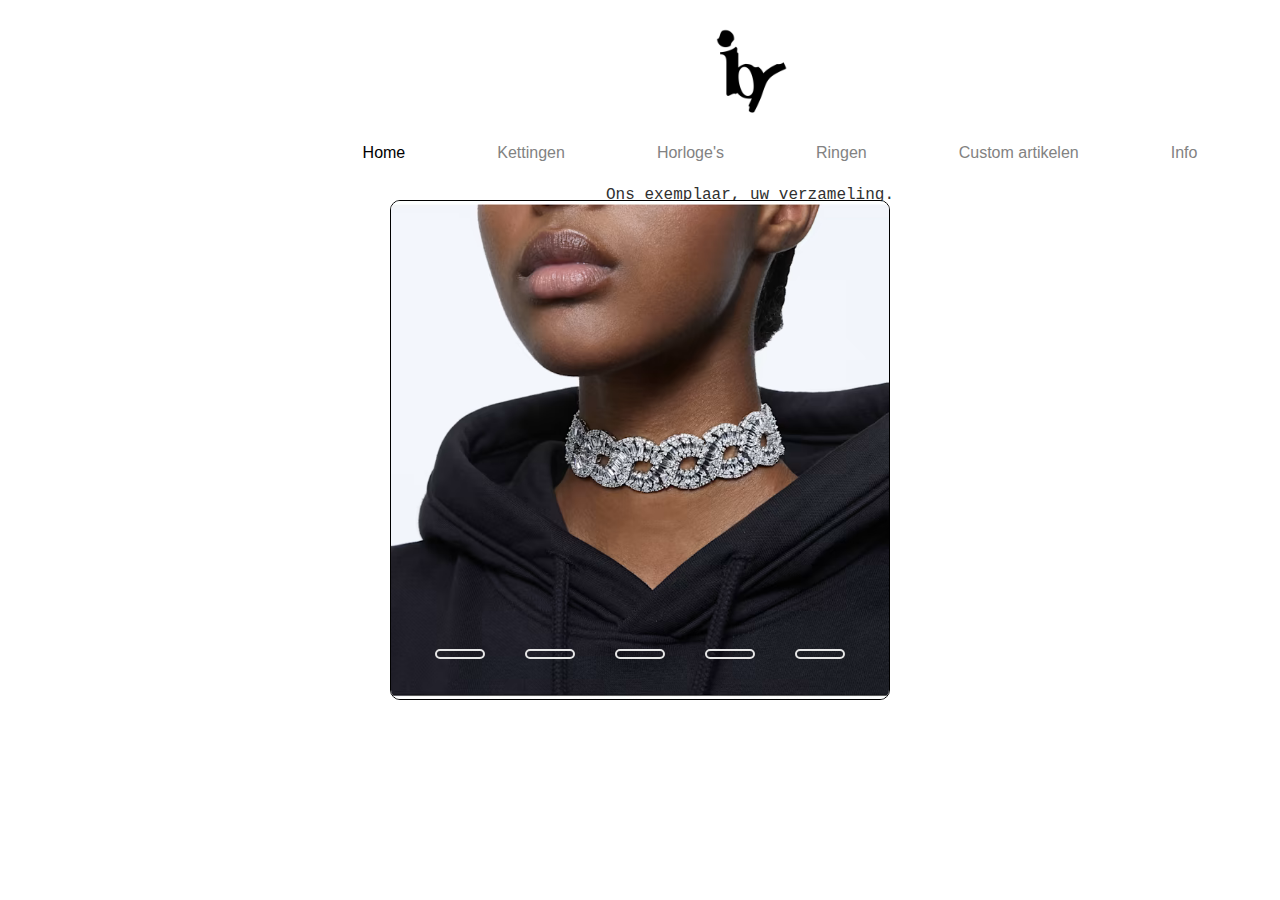
<file: index.html>
<!DOCTYPE html>

<html lang="nl">

<head>
  <link rel="stylesheet" href="style.css" />
  <title>Webshop</title>
  <meta charset="UTF-8" />
</head>

<body>
  <div class="page">

    <header>
      <div class="ibylogodiv" id="header" href="index.html"><img class="ibylogo" src="afbeeldingen/Ibylogo.jpg"></div>
    </header>

    <nav>
      <ul>
        <li><a class="active" href="index.html">Home</a></li>
        <li><a href="ketting.html">Kettingen</a></li>
        <li><a href="horloge.html">Horloge's</a></li>
        <li><a href="ring.html">Ringen</a></li>
        <li><a href="custom.html">Custom artikelen</a></li>
        <li><a href="info.html">Info</a></li>
      </ul>
    </nav>

    <main>
      <p class="begintekst">Ons exemplaar, uw verzameling.</p>

     <div class="slideshow midden">

     <div class="slides">
     <input type="radio" name="r" id="r1" checked>
     <input type="radio" name="r" id="r2">
     <input type="radio" name="r" id="r3">
     <input type="radio" name="r" id="r4">
     <input type="radio" name="r" id="r5">

         <div class="slide s1">
         <img src="afbeeldingen/ketting1.png" alt="">
         </div>
         <div class="slide">
         <img src="afbeeldingen/ketting2.png" alt="">
         </div>
         <div class="slide">
         <img src="afbeeldingen/ketting3.png" alt="">
         </div>
         <div class="slide">
         <img src="afbeeldingen/ketting4.png" alt="">
         </div>
         <div class="slide">
         <img src="afbeeldingen/ketting5.png" alt="">
         </div>
     </div>
     <div class="navigeren">
         <label for="r1" class="knopjes"></label>
         <label for="r2" class="knopjes"></label>
         <label for="r3" class="knopjes"></label>
         <label for="r4" class="knopjes"></label>
         <label for="r5" class="knopjes"></label>
     </div>
    </div>
    </main>



  </div>
</body>

</html>
</file>
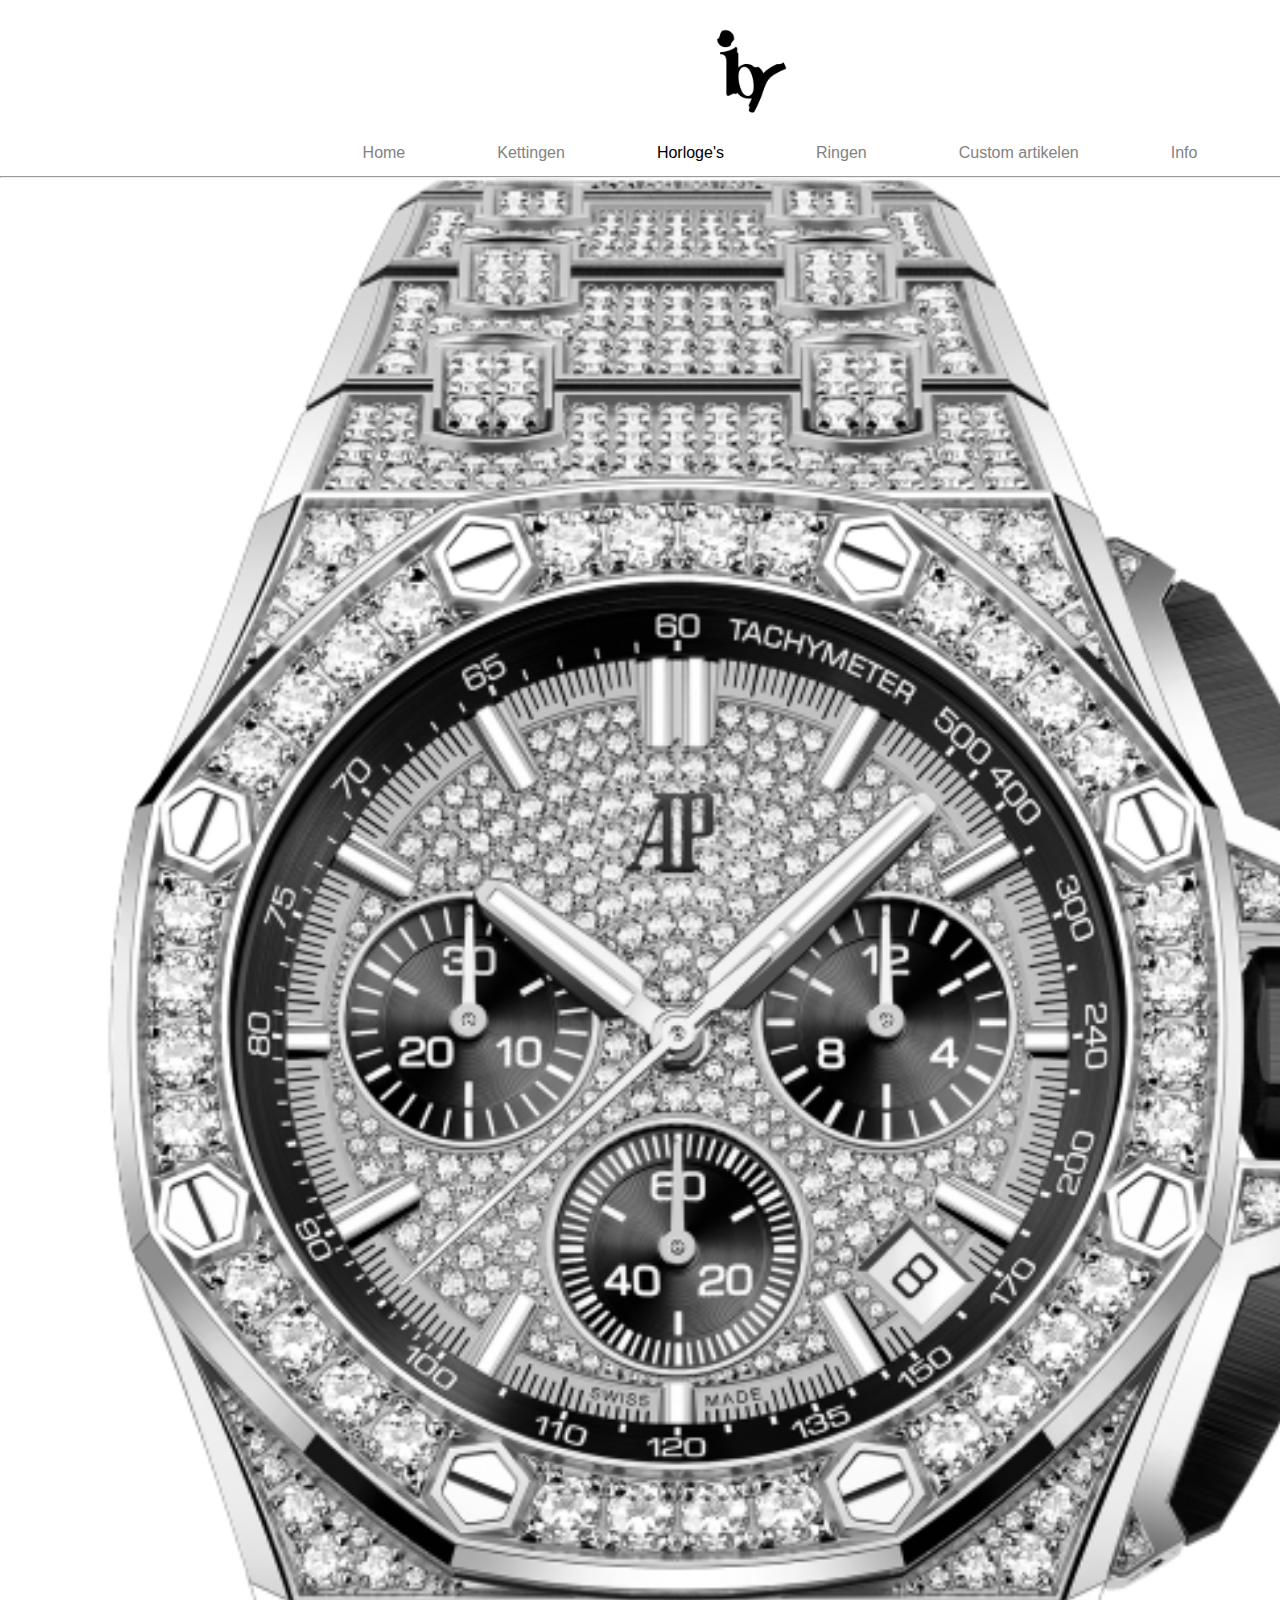
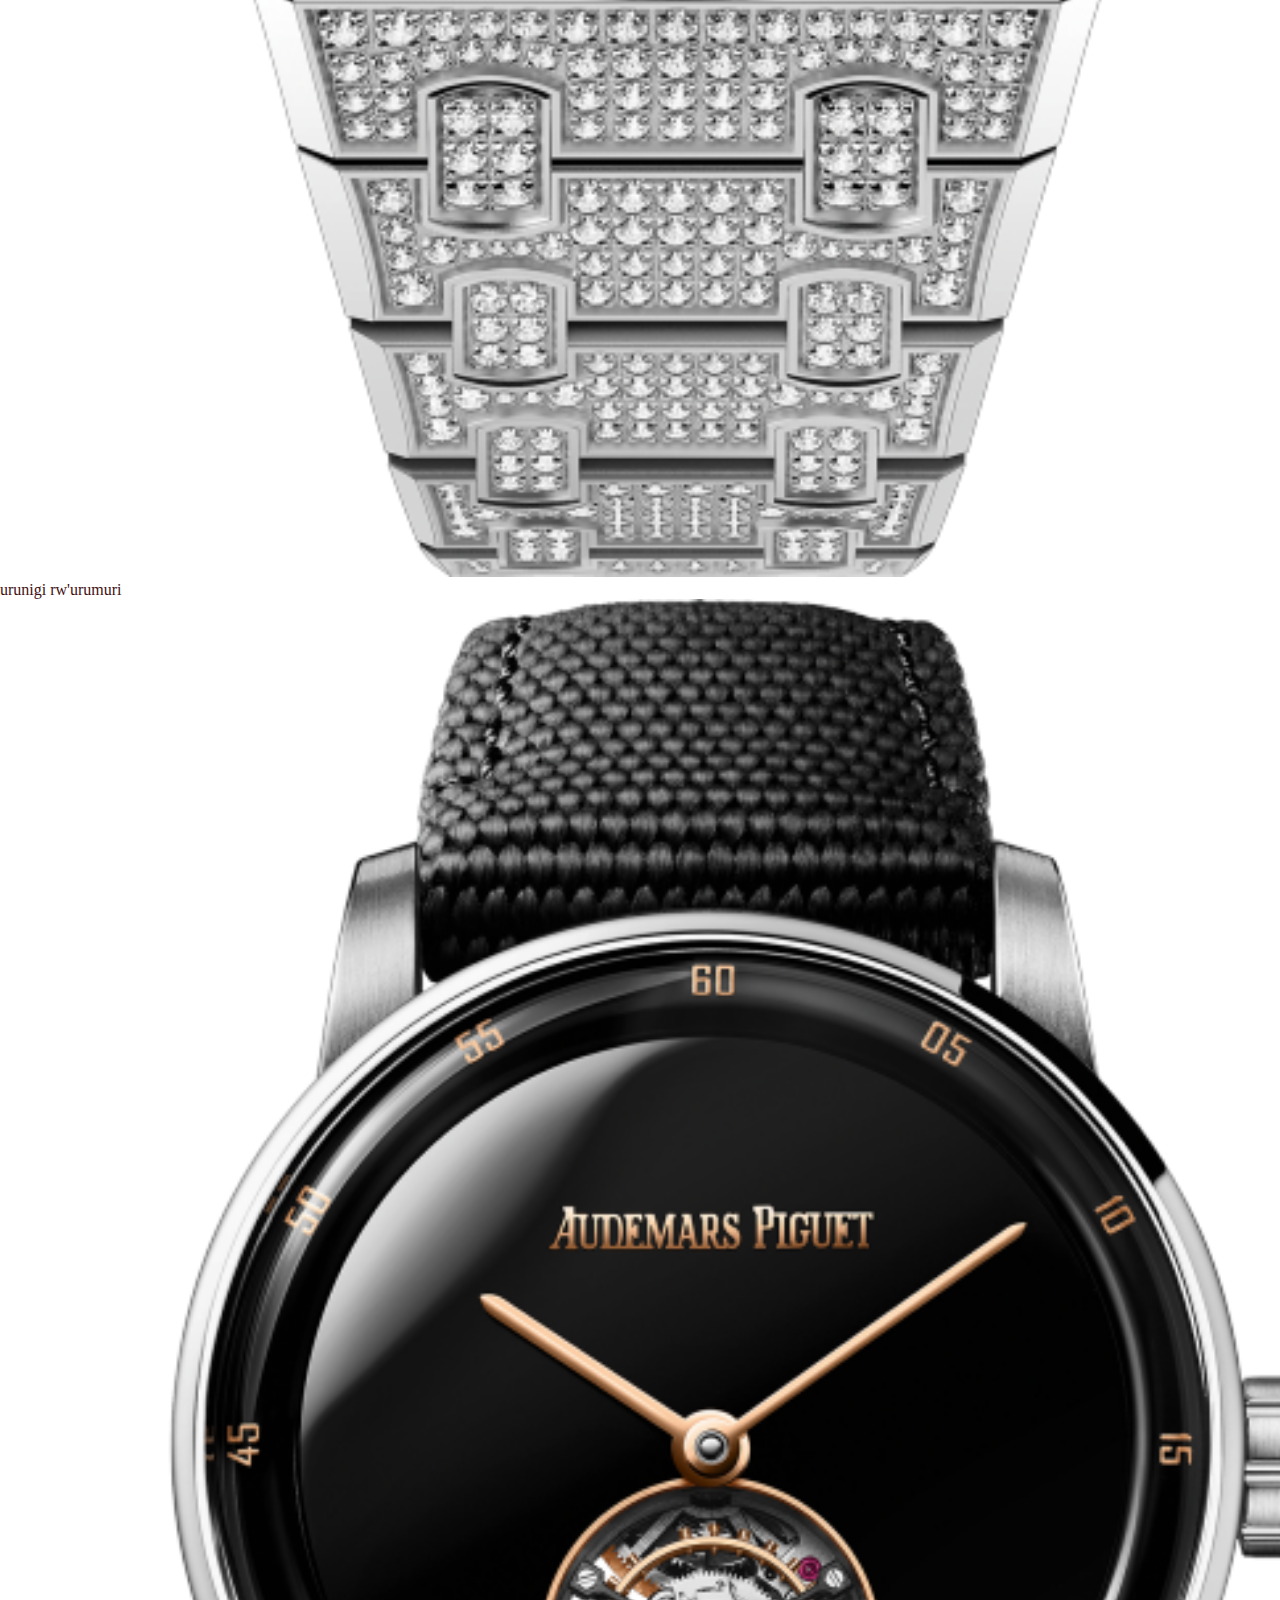
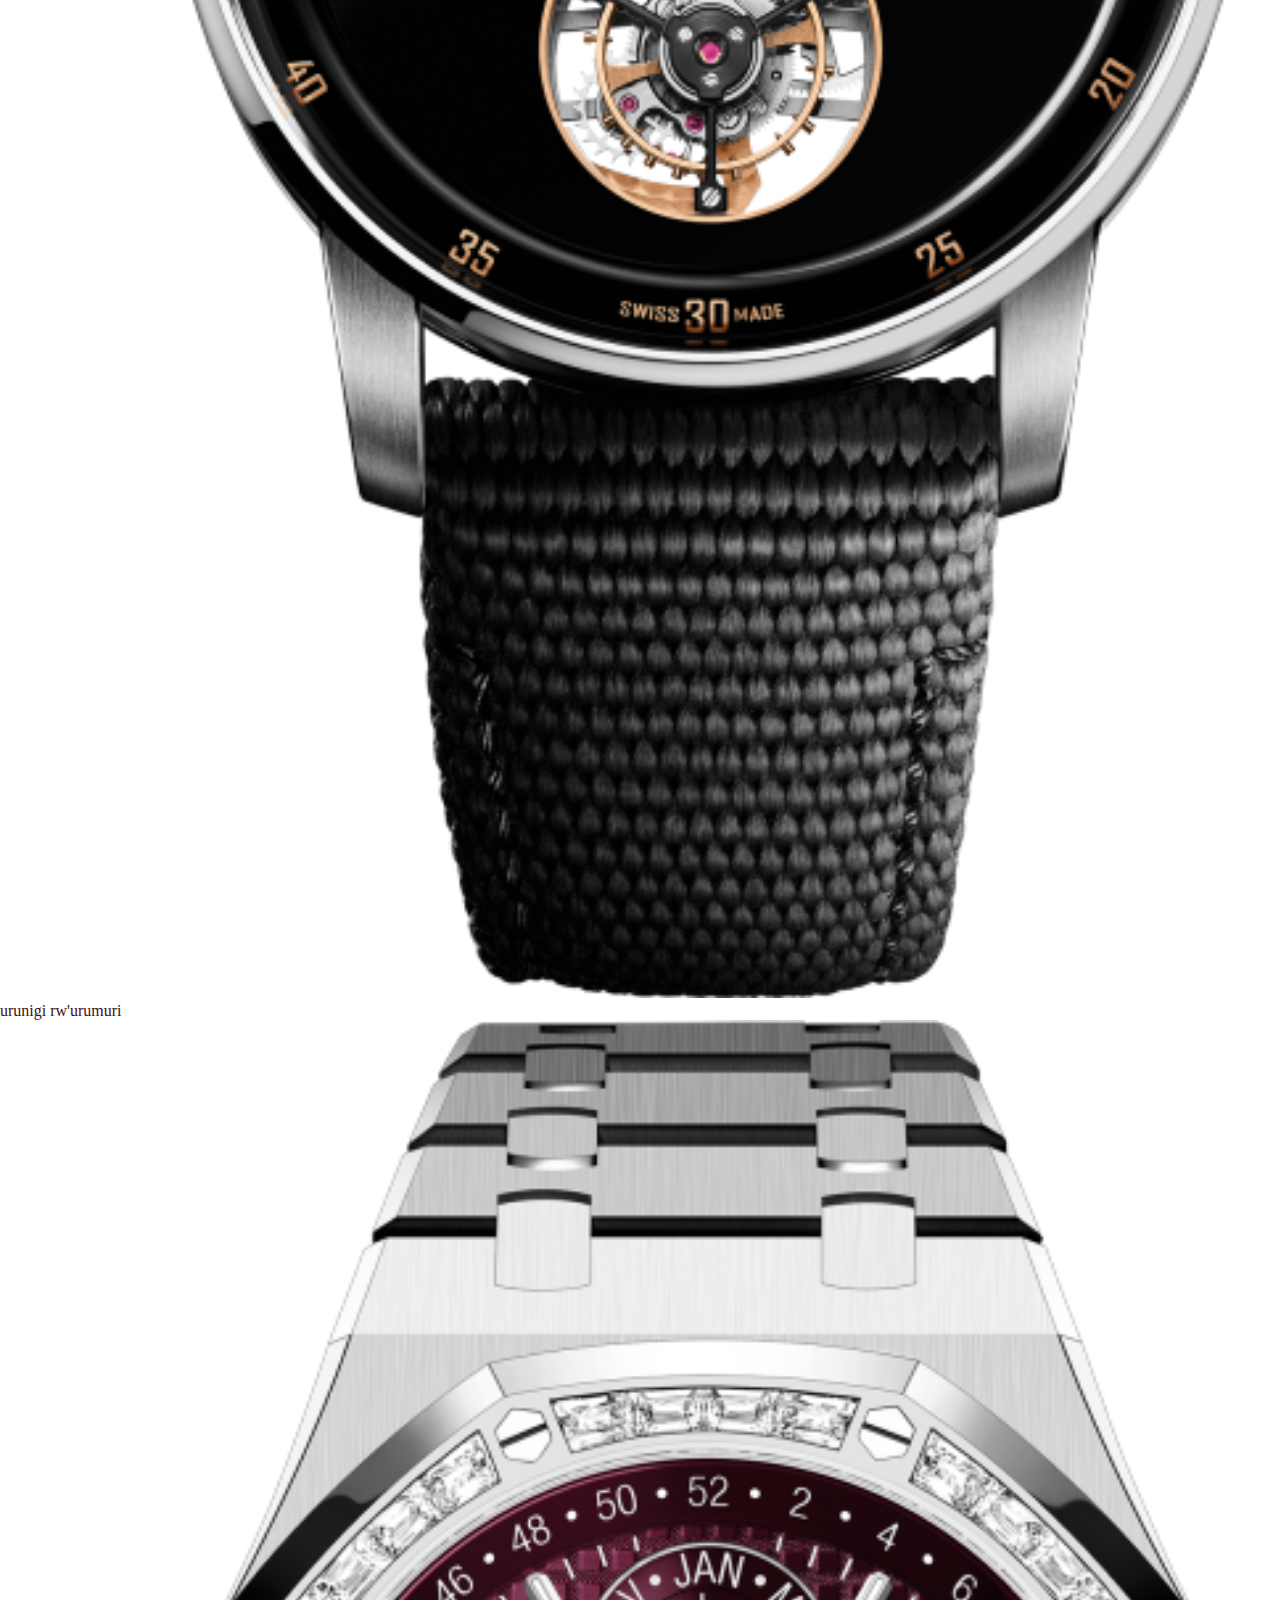
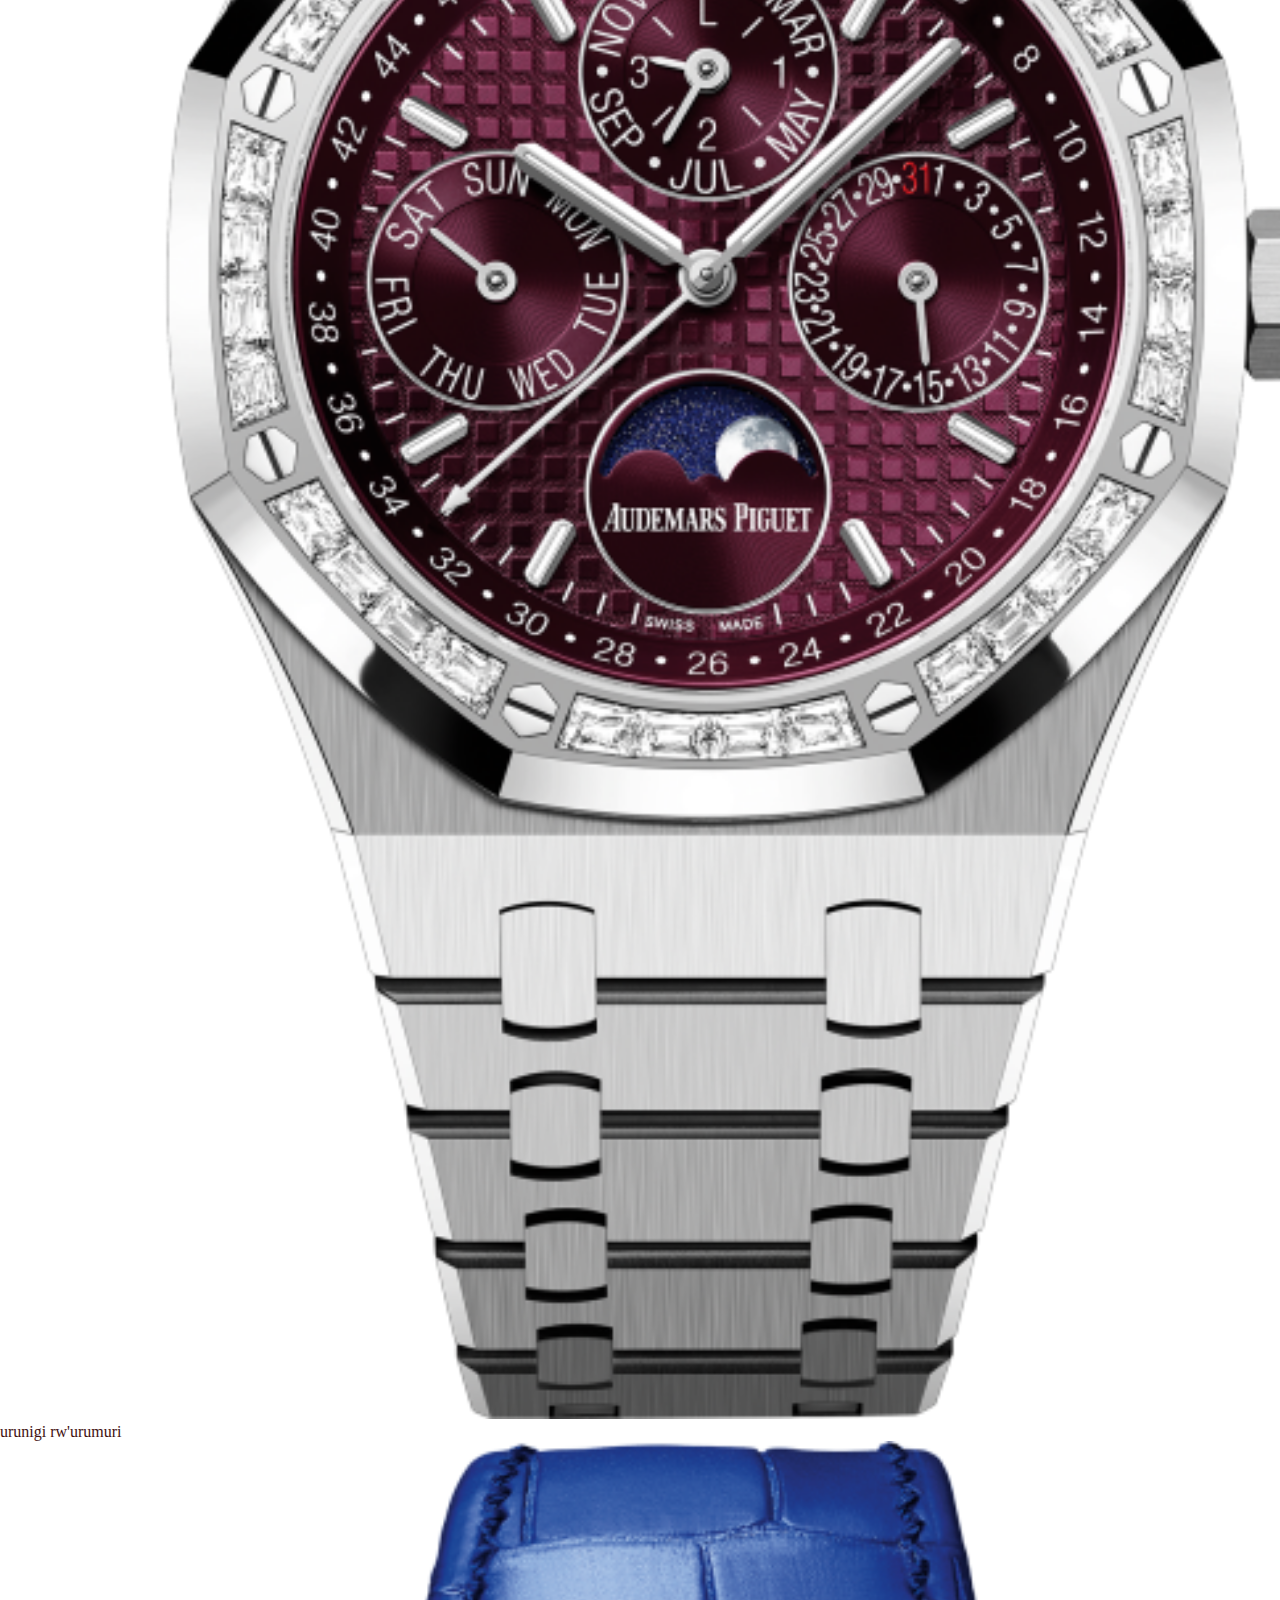
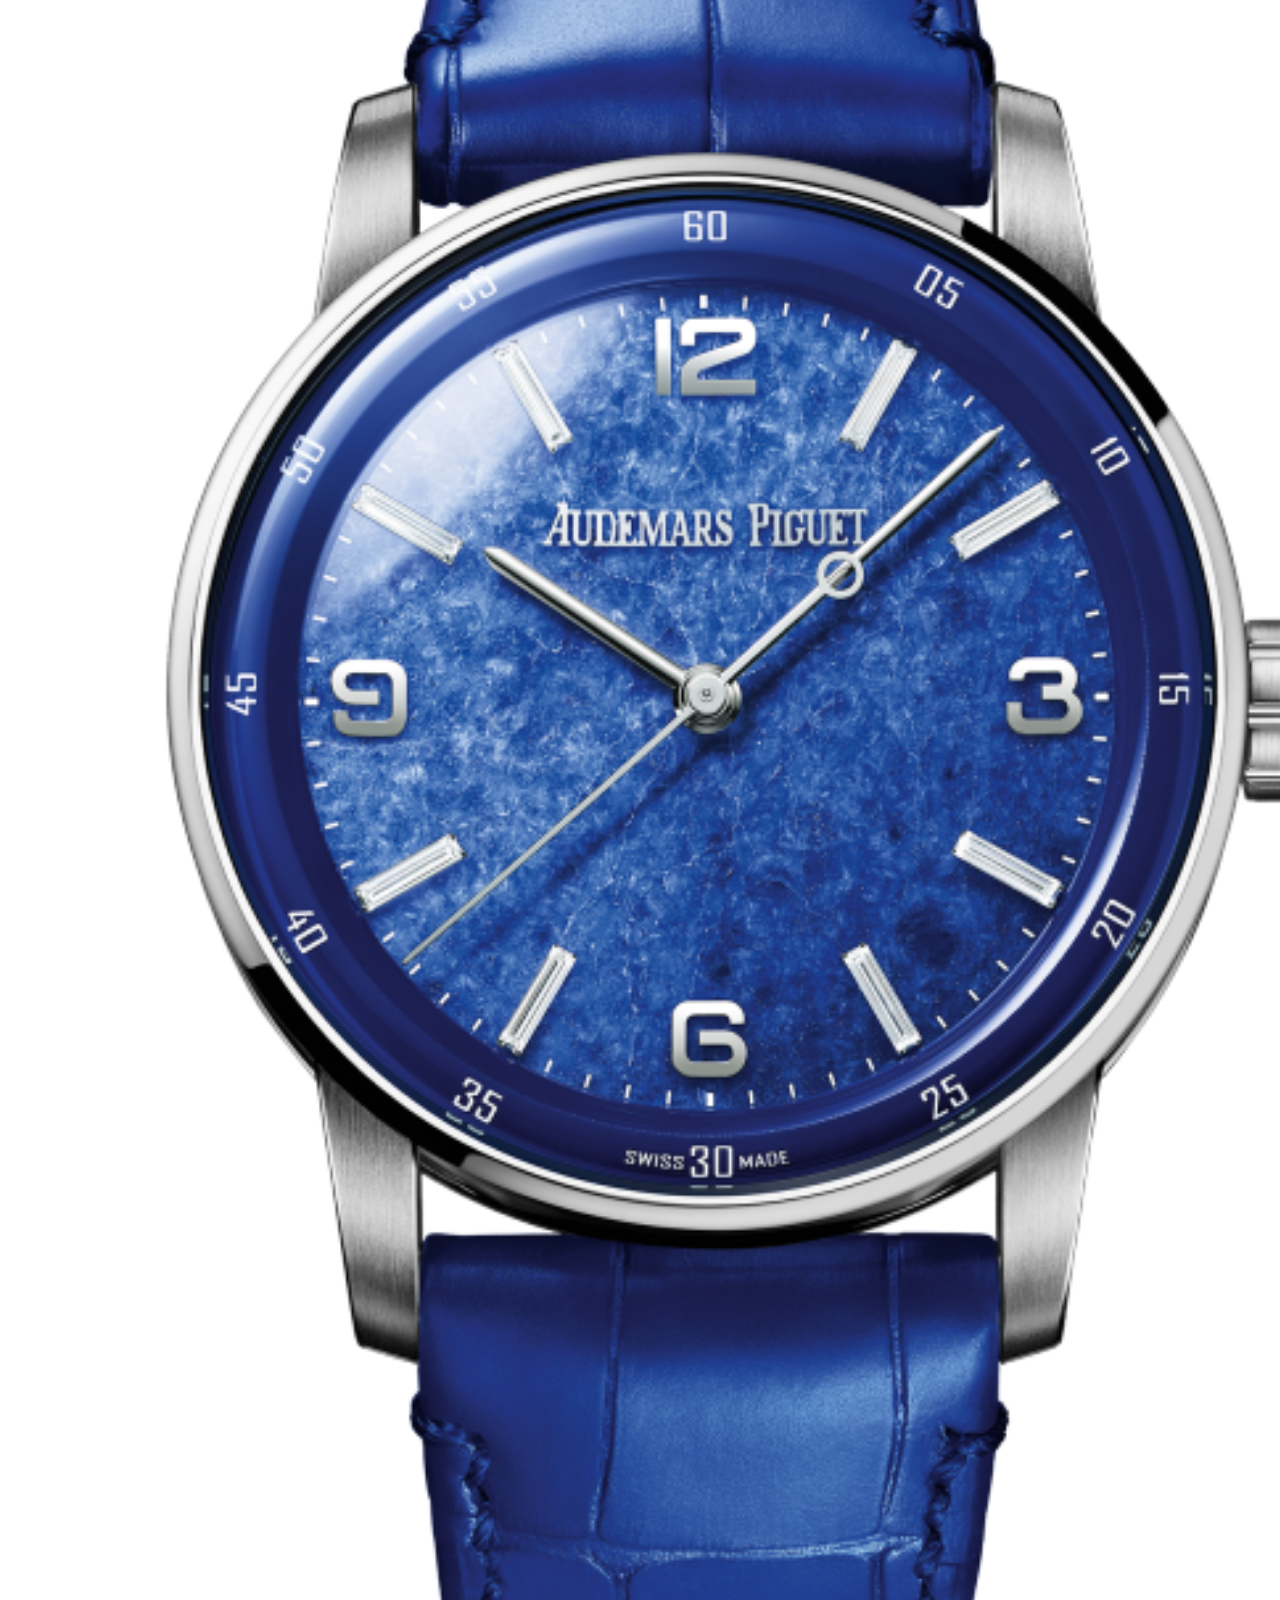
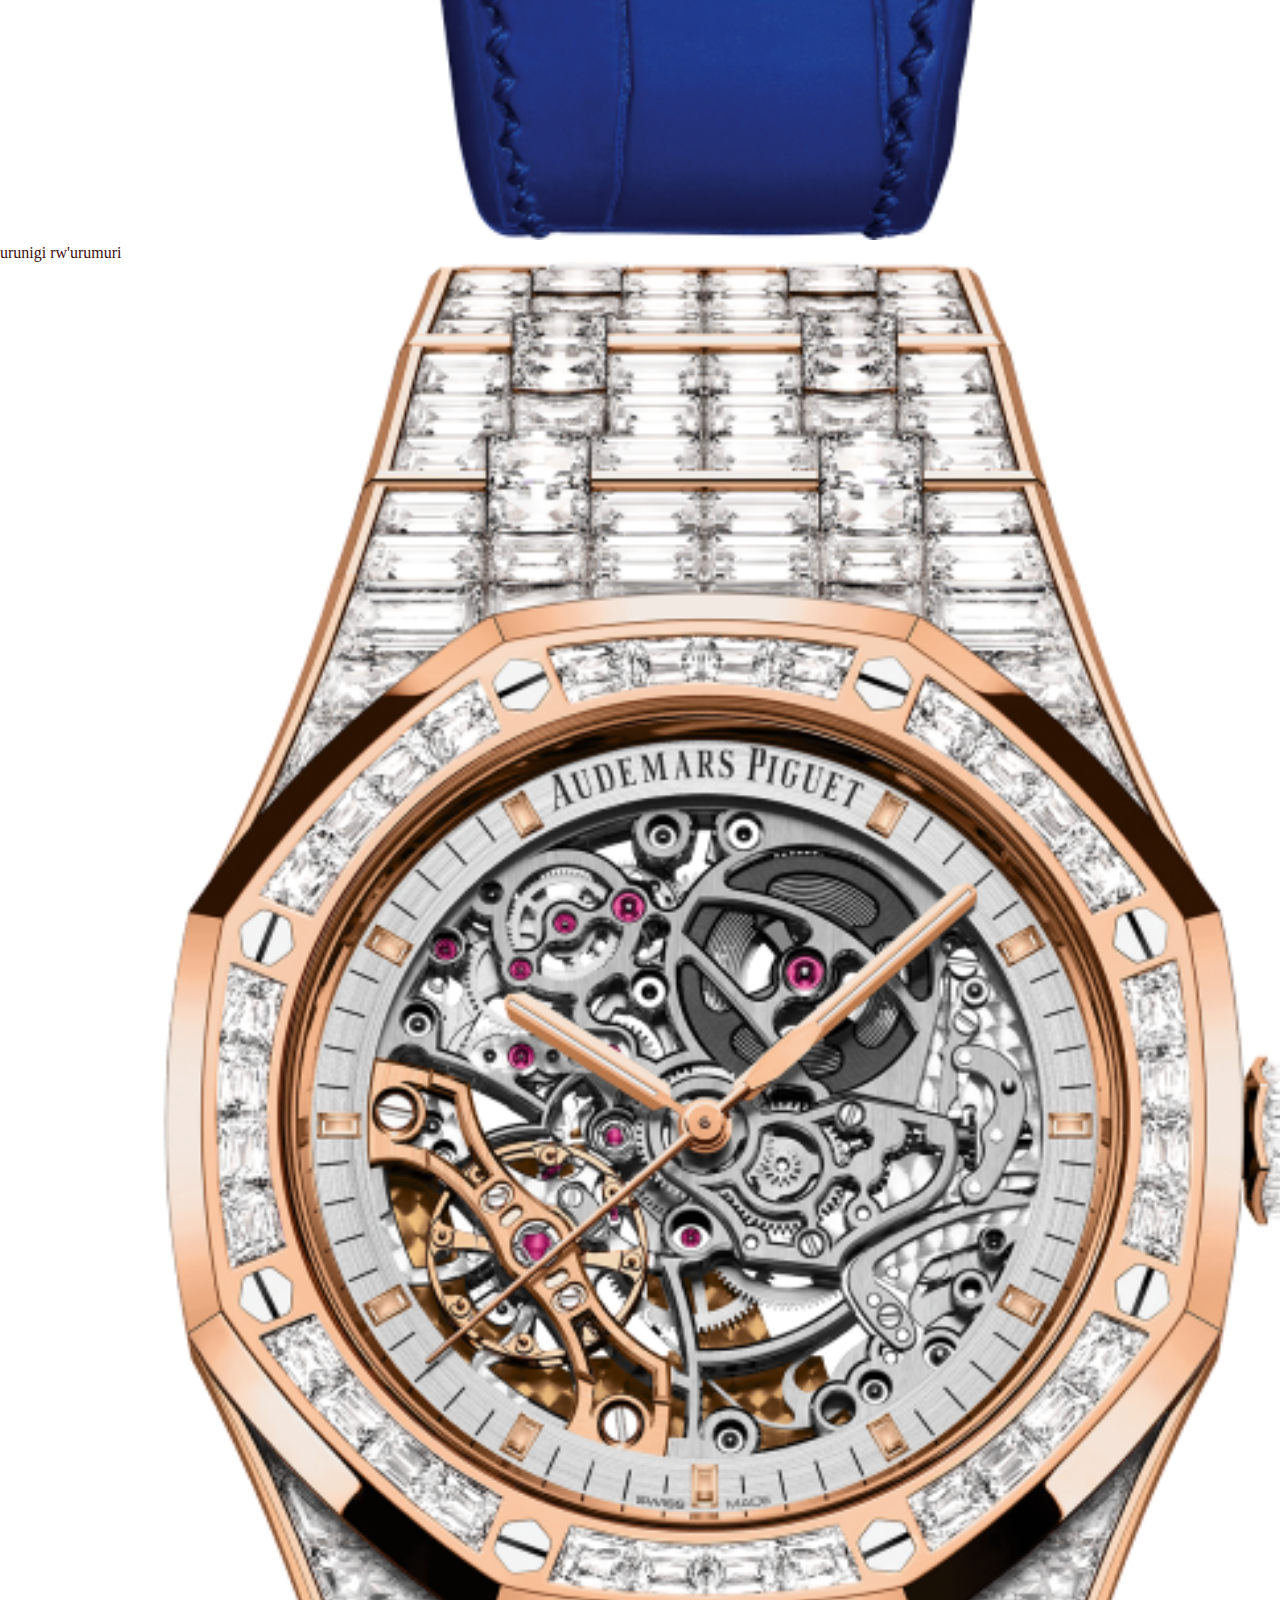
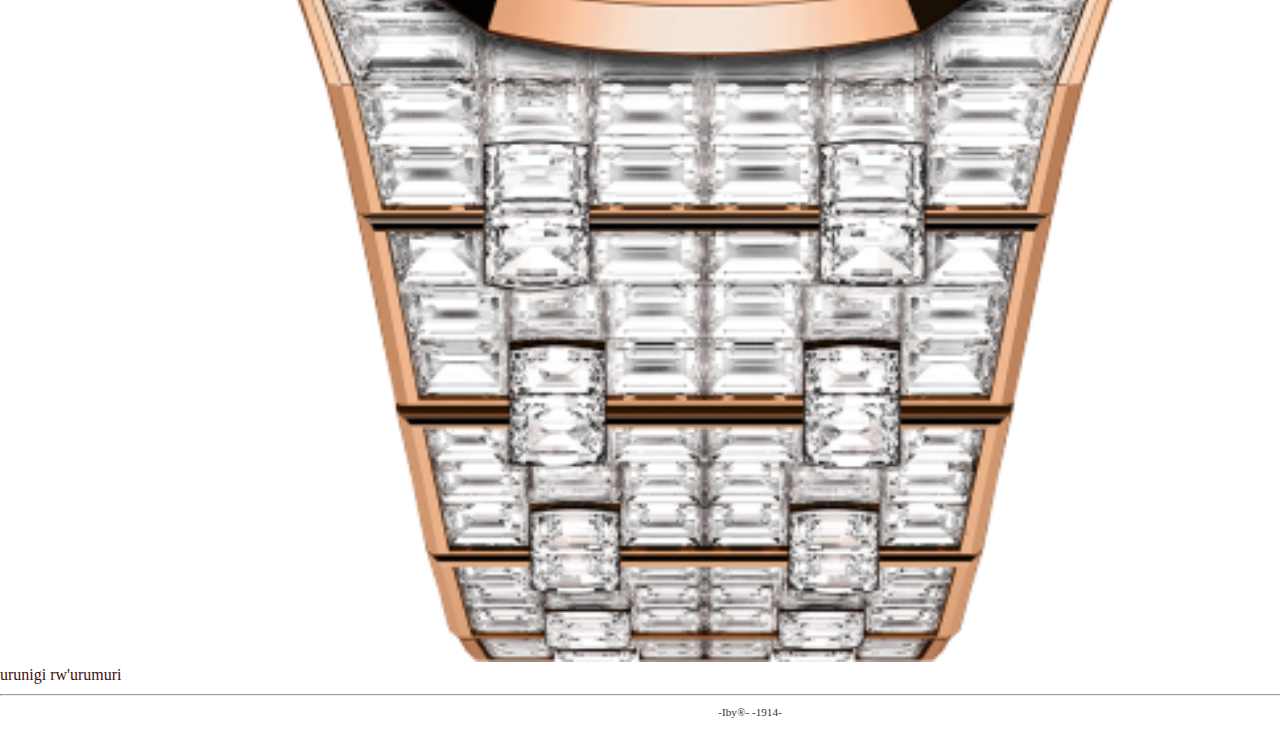
<file: horloge.html>
<!DOCTYPE html>

<html lang="nl">

<head>
  <link rel="stylesheet" href="style.css" />
  <title>Webshop</title>
  <meta charset="UTF-8" />
</head>

<body>
  <div class="page">

    <header>
      <div class="ibylogodiv" id="header" href="index.html"><img class="ibylogo" src="afbeeldingen/Ibylogo.jpg"></div>
    </header>

    <nav>
      <ul>
        <li><a href="index.html">Home</a></li>
        <li><a href="ketting.html">Kettingen</a></li>
        <li><a class="active" href="horloge.html">Horloge's</a></li>
        <li><a href="ring.html">Ringen</a></li>
        <li><a href="custom.html">Custom artikelen</a></li>
        <li><a href="info.html">Info</a></li>
      </ul>
    </nav>

    <main>
      <hr />
        <div class="foto3">
        <img src="afbeeldingen/AP1.png">
          <div class="overgang">
            <div class="foto4">
              <img src="afbeeldingen/AP1.png">
            </div>
          </div>
        <a href="urunugi1.html">urunigi rw'urumuri</a>
      </div>
        <div class="foto3">
        <img src="afbeeldingen/AP2.png">
          <div class="overgang">
            <div class="foto4">
              <img src="afbeeldingen/AP2.png">
            </div>
          </div>
        <a href="urunugi1.html">urunigi rw'urumuri</a>
      </div>
        <div class="foto3">
        <img src="afbeeldingen/AP3.png">
          <div class="overgang">
            <div class="foto4">
              <img src="afbeeldingen/AP3.png">
            </div>
          </div>
        <a href="urunugi1.html">urunigi rw'urumuri</a>
      </div>
        <div class="foto3">
        <img src="afbeeldingen/AP4.png">
          <div class="overgang">
            <div class="foto4">
              <img src="afbeeldingen/AP4.png">
            </div>
          </div>
        <a href="urunugi1.html">urunigi rw'urumuri</a>
      </div>
        <div class="foto3">
        <img src="afbeeldingen/AP5.png">
          <div class="overgang">
            <div class="foto4">
              <img src="afbeeldingen/AP5.png">
            </div>
          </div>
        <a href="urunugi1.html">urunigi rw'urumuri</a>
      </div>
    </main>

    <footer>
      <hr />
      <p class="smalltext">-Iby®- -1914-</p>
    </footer>

  </div>
</body>

</html>
</file>
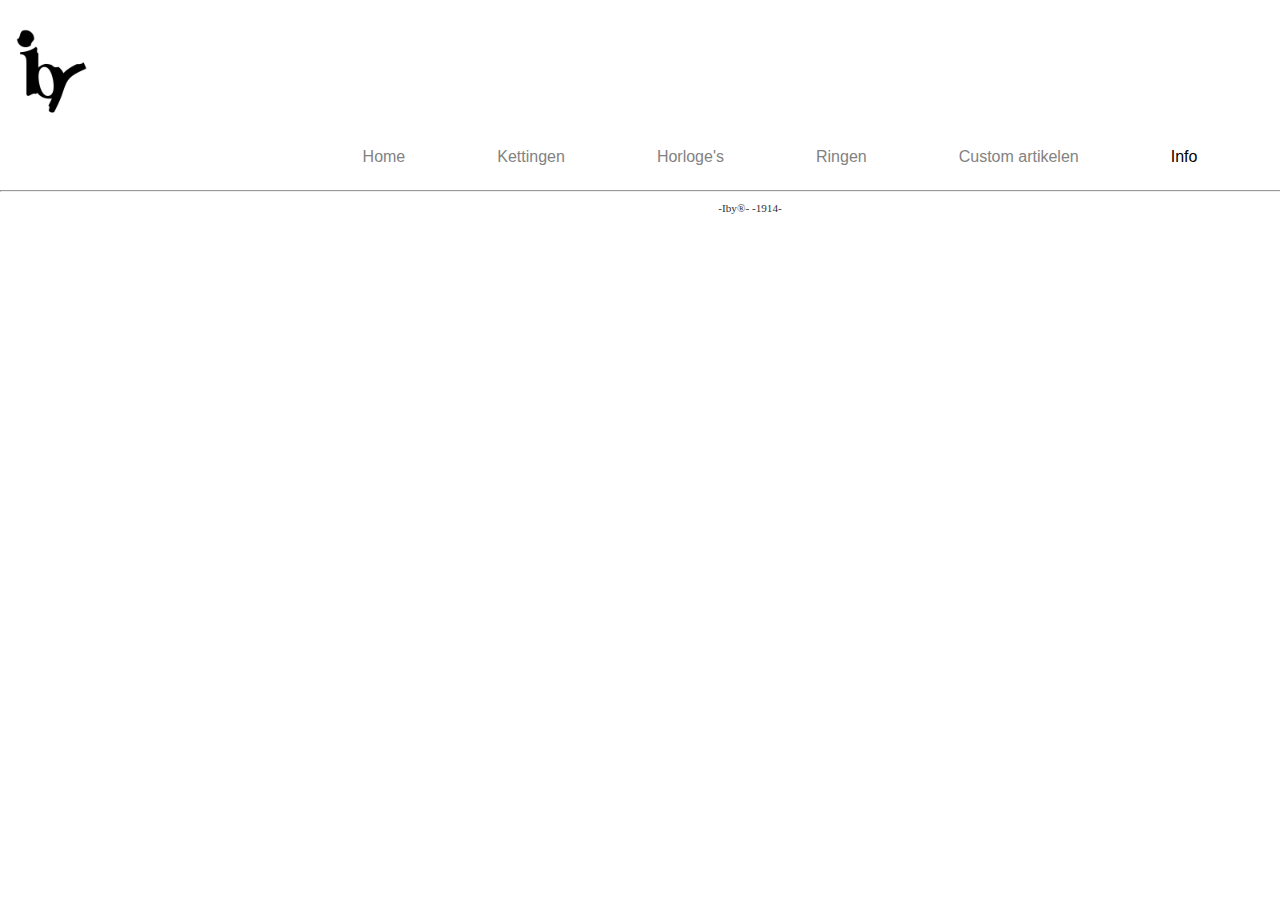
<file: info.html>
<!DOCTYPE html>

<html lang="nl">

<head>
  <link rel="stylesheet" href="style.css" />
  <title>Webshop</title>
  <meta charset="UTF-8" />
</head>

<body>
  <div class="page">

    <header>
      <a href="index.html"><img class="ibylogo" src="afbeeldingen/Ibylogo.jpg"></a>
    </header>

    <nav>
      <ul>
        <li><a href="index.html">Home</a></li>
        <li><a href="ketting.html">Kettingen</a></li>
        <li><a href="horloge.html">Horloge's</a></li>
        <li><a href="ring.html">Ringen</a></li>
        <li><a href="custom.html">Custom artikelen</a></li>
        <li><a class="active" href="info.html">Info</a></li>
      </ul>
    </nav>

    <main>

    </main>

    <footer>
      <hr />
      <p class="smalltext">-Iby®- -1914-</p>
    </footer>

  </div>
</body>

</html>
</file>
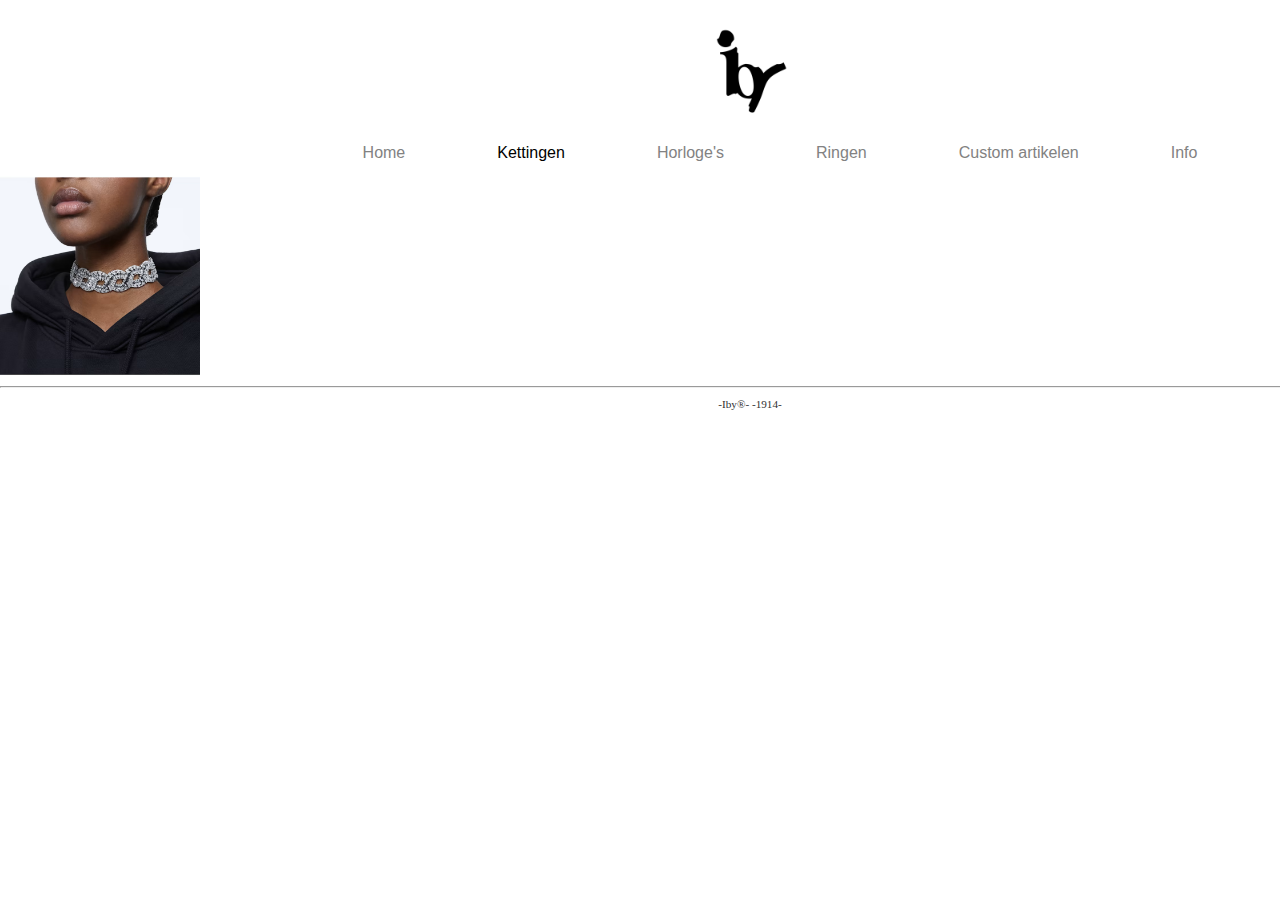
<file: ketting.html>
<!DOCTYPE html>

<html lang="nl">

<head>
  <link rel="stylesheet" href="style.css" />
  <title>Webshop</title>
  <meta charset="UTF-8" />
</head>

<body>
  <div class="page">

    <header>
      <div class="ibylogodiv" id="header" href="index.html"><img class="ibylogo" src="afbeeldingen/Ibylogo.jpg"></div>
    </header>

    <nav>
      <ul>
        <li><a href="index.html">Home</a></li>
        <li><a class="active" href="ketting.html">Kettingen</a></li>
        <li><a href="horloge.html">Horloge's</a></li>
        <li><a href="ring.html">Ringen</a></li>
        <li><a href="custom.html">Custom artikelen</a></li>
        <li><a href="info.html">Info</a></li>
      </ul>
    </nav>

    <main>
       <table>
       <div class="foto1">
           <img src="afbeeldingen/ketting1.png">
           <div class="overgang">
               <div class="foto2"><img src="afbeeldingen/hketting1.png"></div>
           </div>
       </div>
       </table>
    </main>

    <footer>
      <hr />
      <p class="smalltext">-Iby®- -1914-</p>
    </footer>

  </div>
</body>

</html>
</file>
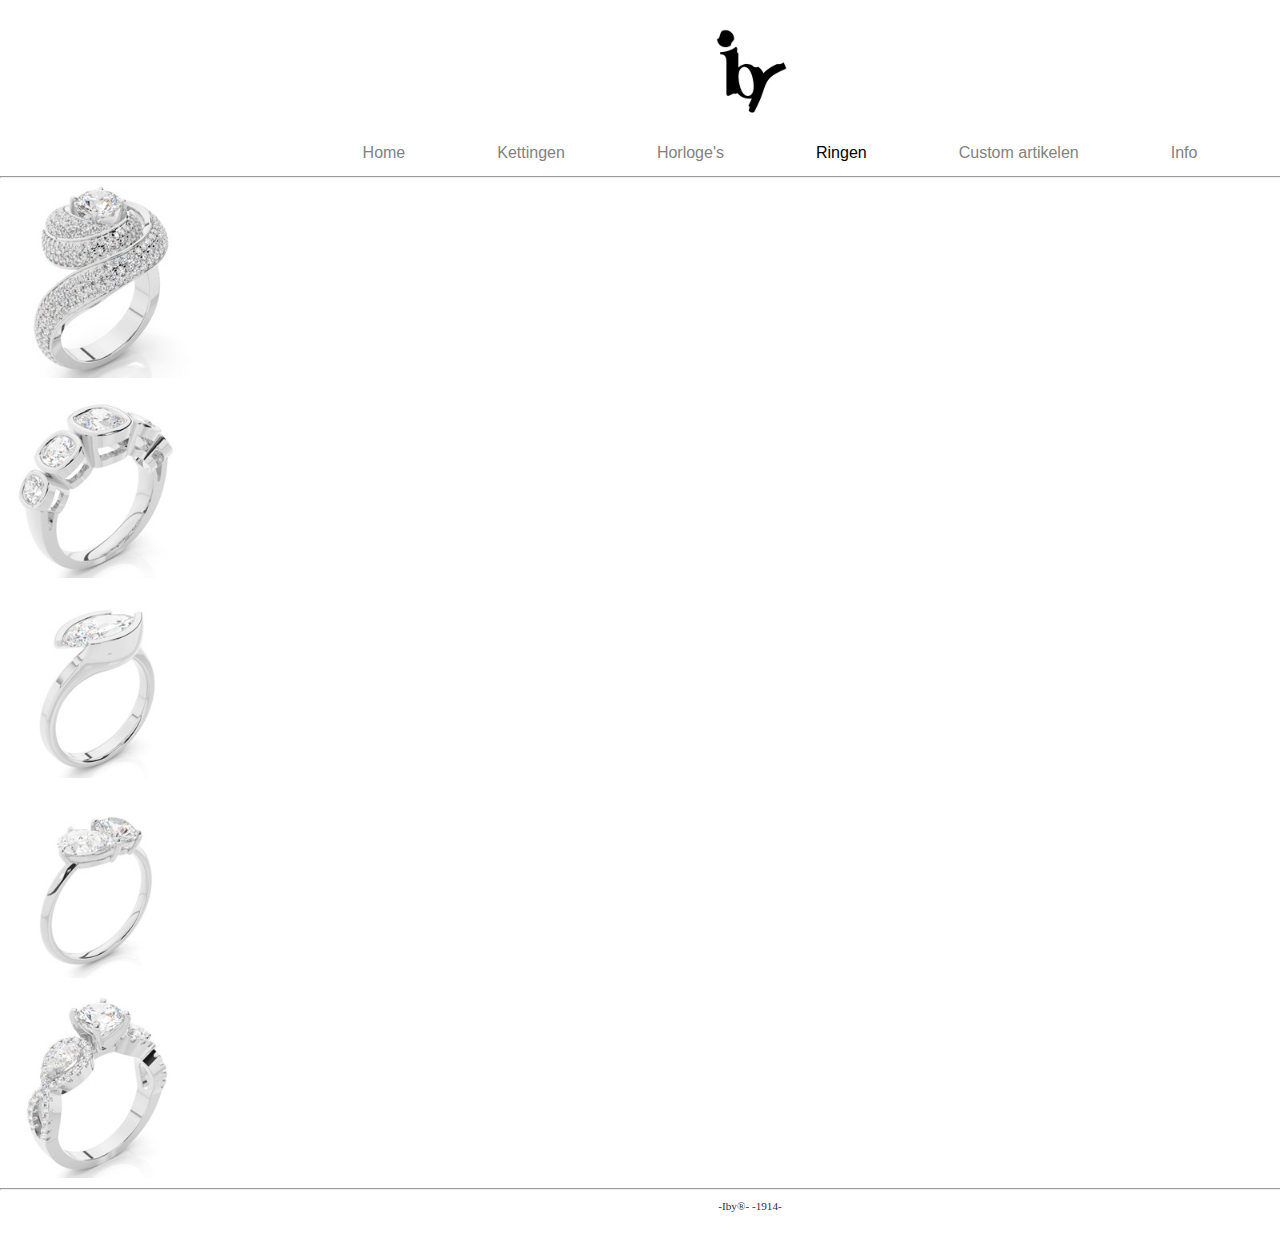
<file: ring.html>
<!DOCTYPE html>

<html lang="nl">

<head>
  <link rel="stylesheet" href="style.css" />
  <title>Webshop</title>
  <meta charset="UTF-8" />
</head>

<body>
  <div class="page">

    <header>
      <div class="ibylogodiv" id="header" href="index.html"><img class="ibylogo" src="afbeeldingen/Ibylogo.jpg"></div>
    </header>

    <nav>
      <ul>
        <li><a href="index.html">Home</a></li>
        <li><a href="ketting.html">Kettingen</a></li>
        <li><a href="horloge.html">Horloge's</a></li>
        <li><a class="active" href="ring.html">Ringen</a></li>
        <li><a href="custom.html">Custom artikelen</a></li>
        <li><a href="info.html">Info</a></li>
      </ul>
    </nav>

    <main>
      <hr />
        <div class="foto1">
        <img src="afbeeldingen/ring1.png">
          <div class="overgang">
            <div class="foto2">
              <img src="afbeeldingen/ring1.png">
            </div>
          </div>
        <a href="urunugi1.html">urunigi rw'urumuri</a>
      </div>
        <div class="foto1">
        <img src="afbeeldingen/ring2.png">
          <div class="overgang">
            <div class="foto2">
              <img src="afbeeldingen/ring2.png">
            </div>
          </div>
        <a href="urunugi1.html">urunigi rw'urumuri</a>
      </div>
        <div class="foto1">
        <img src="afbeeldingen/ring3.png">
          <div class="overgang">
            <div class="foto2">
              <img src="afbeeldingen/ring3.png">
            </div>
          </div>
        <a href="urunugi1.html">urunigi rw'urumuri</a>
      </div>
        <div class="foto1">
        <img src="afbeeldingen/ring4.png">
          <div class="overgang">
            <div class="foto2">
              <img src="afbeeldingen/ring4.png">
            </div>
          </div>
        <a href="urunugi1.html">urunigi rw'urumuri</a>
      </div>
        <div class="foto1">
        <img src="afbeeldingen/ring5.png">
          <div class="overgang">
            <div class="foto2">
              <img src="afbeeldingen/ring5.png">
            </div>
          </div>
        <a href="urunugi1.html">urunigi rw'urumuri</a>
      </div>
    </main>

    <footer>
      <hr />
      <p class="smalltext">-Iby®- -1914-</p>
    </footer>

  </div>
</body>

</html>
</file>
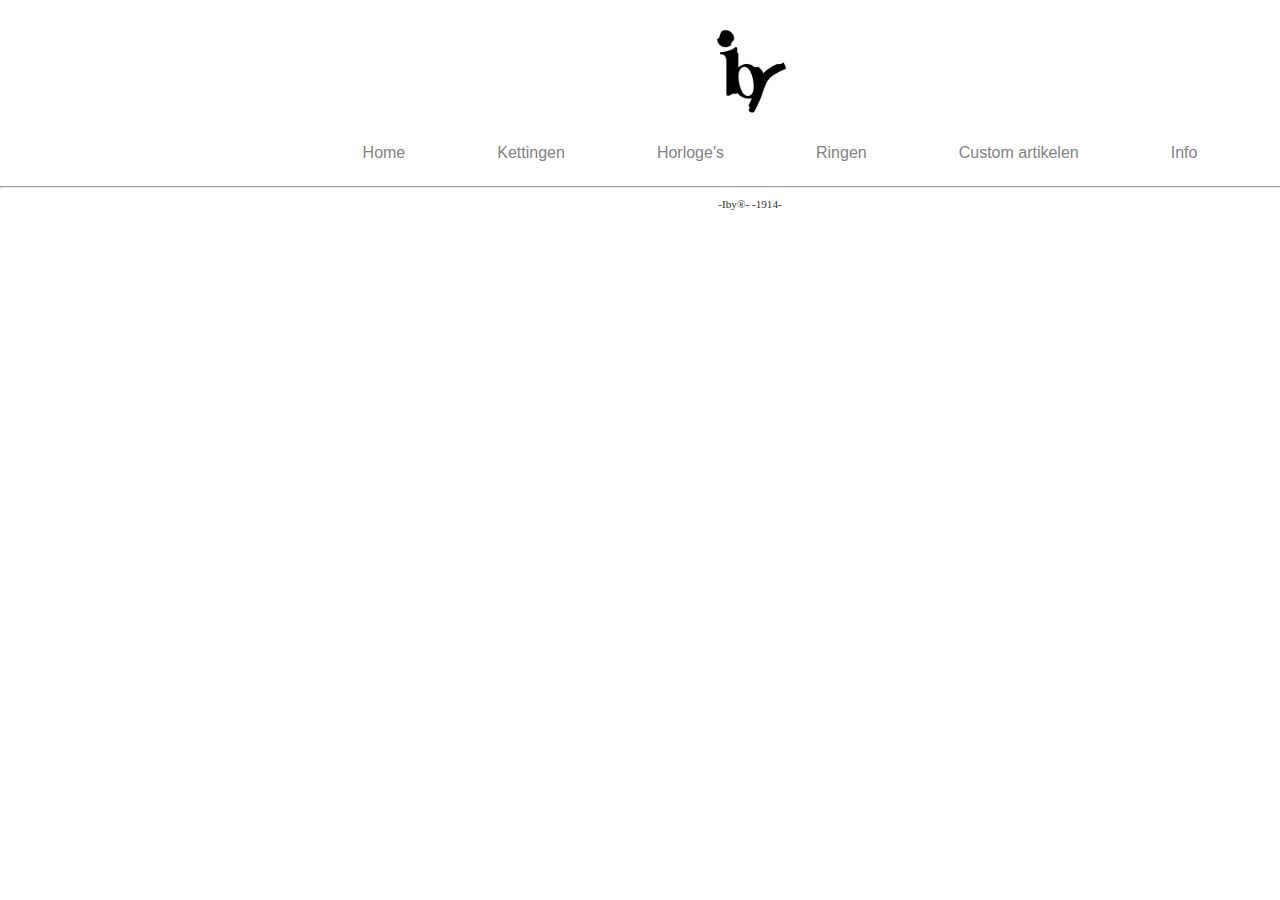
<file: urunugi1.html>
<!DOCTYPE html>

<html lang="nl">

<head>
  <link rel="stylesheet" href="style.css" />
  <title>Webshop</title>
  <meta charset="UTF-8" />
</head>

<body>
  <div class="page">

    <header>
      <div class="ibylogodiv" id="header" href="index.html"><img class="ibylogo" src="afbeeldingen/Ibylogo.jpg"></div>
    </header>

    <nav>
      <ul>
        <li><a href="index.html">Home</a></li>
        <li><a href="ketting.html">Kettingen</a></li>
        <li><a href="horloge.html">Horloge's</a></li>
        <li><a href="ring.html">Ringen</a></li>
        <li><a href="custom.html">Custom artikelen</a></li>
        <li><a href="info.html">Info</a></li>
      </ul>
    </nav>

    <main>

    </main>

    <footer>
      <hr />
      <p class="smalltext">-Iby®- -1914-</p>
    </footer>

  </div>
</body>

</html>
</file>
<file: style.css>
/* Instellingen om fouten te helpen vinden, uncomment om aan te zetten */

* {                                          /* geldt voor alles */
    /* border: 1px dotted black;         */  /* zorg dat elke box een gestippelde rand krijgt, zodat je de afmeting goed kunt zien, letop dat dit de layout soms kan wijzigen */
    /* background-color: rgba(0,0,0,5%); */  /* zorg dat elke box een doorzichtige donkere achtergrond krijgt, hoe meer boxen in elkaar hoe donkerder de achtergrondkleur */
}

/* Basisinstellingen voor alle pagina's, alleen aanpassen als je pro wilt worden */

html, body {                      /* geldt voor html en body */
  margin: 0px;                    /* standaard marge 0 */
  background-color: #ffffff;    /* achtergrondkleur lichtgrijs */
  color: #303030;               /* tekstkleur donkergrijs */
}  

body * {                          /* geldt voor alles in body */
  overflow: hidden;               /* zorgt dat DIV en andere block elementen de hoogte krijgt van wat erin zit (anders is het soms 0) */
  box-sizing: border-box;         /* zorg dat border meetelt bij de width en height van boxen */
  margin: 0px;                    /* standaard marge 0 */
}

/* Indeling voor alle pagina's */

.page {
  width: 1500px;                   /* vaste breedte van 700 pixels */
  margin: 10px auto;              /* boven en onder 0 pixels marge, links en rechts marge gelijk verdeeld (gecentreerd) */
}

header, footer {                  /* geldt voor header en footer */
  margin: 10px 0px;
}

main {                       
  text-align: justify;            /* tekst uitvullen */}

h1, h2, h3 {                      /* geldt voor h1 en h2 en h3 */
  margin: 10px 0px;
  text-align: center;             /* tekst centreren */
} 

p {
  margin: 10px 0px;
  text-align: justify;            /* tekst links en rechts uitvullen */
}

/* Indeling voor hoofd pagina */

.kolomLinks {
  float:left;
  width:250px;
  padding-right:15px;           /* afstand tussen plaatje en rechterkolom */
}
.kolomRechts {
  float:left;
  width: 450px;
}
.kolomStop {
  clear:both;                   /* stop met floaten */
}

/* Opmaak voor alle pagina's */

h1, h2, h3 {
      color: #411010;
}

.smalltext {
    text-align: center;
    font-size: 0.7em;
}

a {
    color: #411010;
    text-decoration: none;
}

a:hover {
    text-decoration: none;
}


/* Navigatiebalk voor alle pagina's */
nav ul {
    width: fit-content;
    list-style-type: none;
    margin: auto;
    padding: 0;
    background-color: #ffffff;
    overflow: hidden;
  border-radius: 25px;
  font-family: Helvetica;
}

nav ul li {
  float: left;
  padding-left: 60px;
}

nav li a {
    display: block;
    color: #828282;
    text-align: center;
    padding: 14px 16px;
    text-decoration: none;
}

nav li a:hover {
    color: black;
}

nav li a.active {
    color: black;
}

 /* Slideshow */
.slideshow {
    width: 500px;
    height: 500px;
    overflow: hidden;
    border: solid 1px black;
    border-radius: 10px;
}
.midden {
    position: absolute;
    top: 50%;
    left: 50%;
    transform: translate(-50%, -50%);
}
.navigeren {
    position: absolute;
    bottom: 20px;
    left: 50%;
    transform: translateX(-50%);
    display: flex;
}
.knopjes {
    width: 50px;
    height: 10px;
    border: solid 2px #e6e6e6;
    border-radius: 5px;
    margin: 20px;
    cursor: pointer;
    transition: 0.5s;
}
.knopjes:hover {
    background: #e6e6e6;
}
input[name="r"]{
    position: absolute;
    visibility: hidden;
}
.slides {
    width: 500%;
    height: 100%;
    display: flex;
}
.slide {
    width: 20%;
    transition: 0.5s;
}
.slide img {
    width: 100%;
    height: 100%;
}

#r1:checked ~ .s1 {
    margin-left: 0%;
}
#r2:checked ~ .s1 {
    margin-left: -20%;
}
#r3:checked ~ .s1 {
    margin-left: -40%;
}
#r4:checked ~ .s1 {
    margin-left: -60%;
}
#r5:checked ~ .s1 {
    margin-left: -80%;
}
/* Header */
.ibylogo {
  height: 100px;
  width: 100px;
}
#header {
    display: flex;
    width: 700px;
    margin: 0 auto;
}
.ibylogo {
      transition: 1s;
    text-align: center;
    margin: 0 auto;
    padding: 0px;
}
.ibylogo:hover{
    transform:scale(1.2);
}
.ibylogodiv {
      justify-content: center;
    align-items: center;
    display:flex;
}
.kettingcolumn {
  margin-left: auto;
  margin-right: auto;
  padding-top: 25px;
  vertical-align: top;
  text-align: center;
  float: left;
  width: 300px;
}
.kettingcolumn img {
  width:100%;
}

.begintekst {
  font-family: "Lucida Console", "Courier New", monospace;
  text-align: center;
}
img {
    width:100%;
    height:100%;
}
.foto1 {
    position: relative;
    width: 200px;
    height: 200px;
}
.overgang {
    position: absolute;
    top: 0;
    bottom: 0;
    left: 0;
    right: 0;
    height: 0%;
    width: 0%;
    opacity: 0%;
    transition: 0.75s;
}
.foto1:hover .overgang {
 opacity: 1;   
}
.foto2 {
    position: absolute;
    top: 100%;
    left: 100%;
    width: 200px;
    height: 200px;
}
 /*
.foto3 {
    position: relative;
    width: 568px;
    height: 757px;
    margin-left: auto;
    margin-right: auto;
    vertical-align: top;
    text-align: center;
    float: left;
}
.overgang {
    position: absolute;
    top: 0;
    bottom: 0;
    left: 0;
    right: 0;
    height: 0%;
    width: 0%;
    opacity: 0%;
    transition: 0.75s;
}
.foto3:hover .overgang {
 opacity: 1;   
}
.foto4 {
    position: absolute;
    top: 100%;
    left: 100%;
    width: 568px;
    height: 757px;
    margin-left: auto;
    margin-right: auto;
    vertical-align: top;
    text-align: center;
    float: left;
}
*/
</file>
